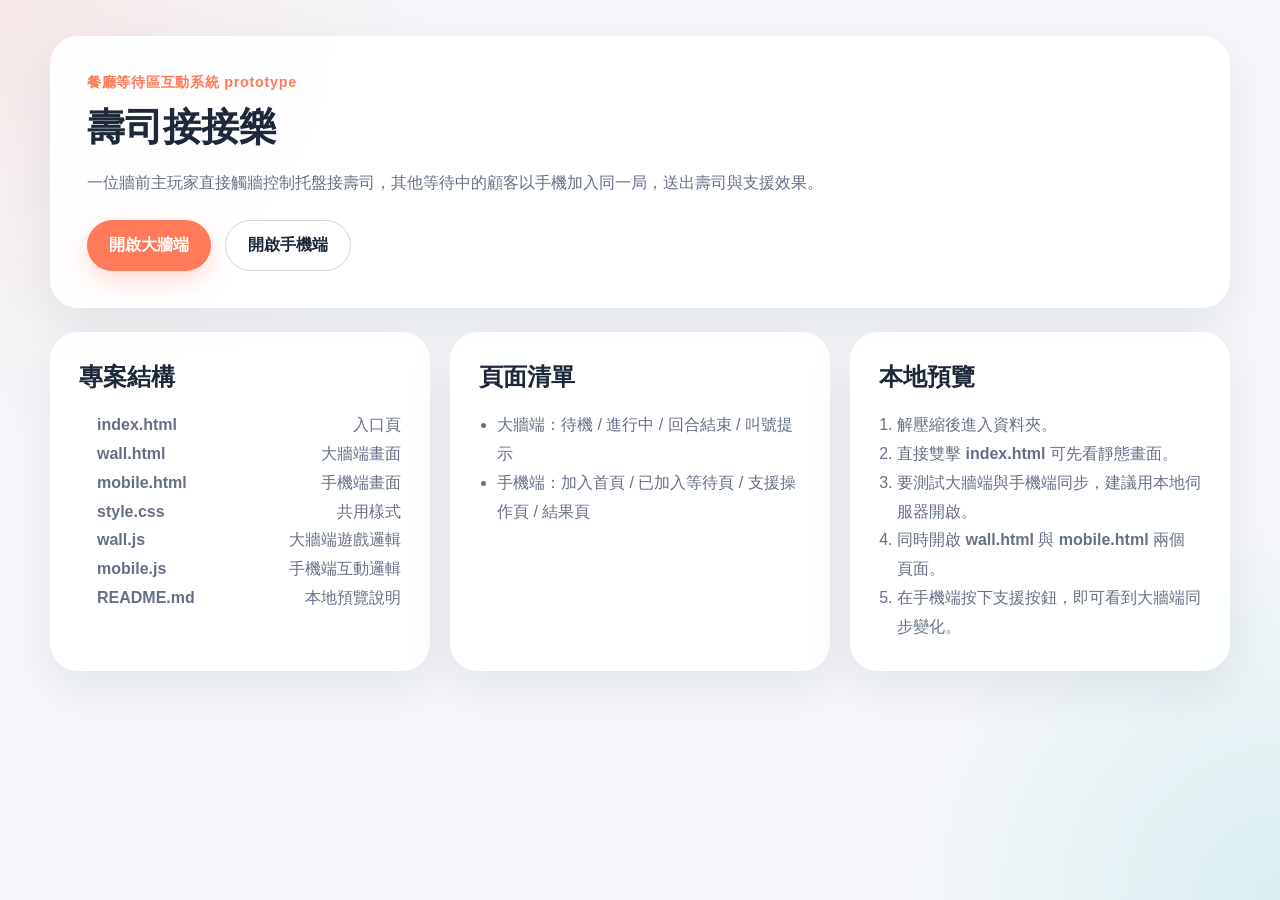
<file: index.html>
<!DOCTYPE html>
<html lang="zh-Hant">
<head>
  <meta charset="UTF-8" />
  <meta name="viewport" content="width=device-width, initial-scale=1.0" />
  <title>壽司接接樂 Prototype</title>
  <link rel="stylesheet" href="style.css" />
</head>
<body class="landing-page">
  <main class="landing-wrap">
    <section class="landing-card hero-card">
      <p class="eyebrow">餐廳等待區互動系統 prototype</p>
      <h1>壽司接接樂</h1>
      <p class="lead">
        一位牆前主玩家直接觸牆控制托盤接壽司，其他等待中的顧客以手機加入同一局，送出壽司與支援效果。
      </p>
      <div class="landing-actions">
        <a class="primary-btn" href="wall.html">開啟大牆端</a>
        <a class="secondary-btn" href="mobile.html">開啟手機端</a>
      </div>
    </section>

    <section class="landing-grid">
      <article class="landing-card">
        <h2>專案結構</h2>
        <ul class="file-list">
          <li><strong>index.html</strong><span>入口頁</span></li>
          <li><strong>wall.html</strong><span>大牆端畫面</span></li>
          <li><strong>mobile.html</strong><span>手機端畫面</span></li>
          <li><strong>style.css</strong><span>共用樣式</span></li>
          <li><strong>wall.js</strong><span>大牆端遊戲邏輯</span></li>
          <li><strong>mobile.js</strong><span>手機端互動邏輯</span></li>
          <li><strong>README.md</strong><span>本地預覽說明</span></li>
        </ul>
      </article>

      <article class="landing-card">
        <h2>頁面清單</h2>
        <ul class="page-list">
          <li>大牆端：待機 / 進行中 / 回合結束 / 叫號提示</li>
          <li>手機端：加入首頁 / 已加入等待頁 / 支援操作頁 / 結果頁</li>
        </ul>
      </article>

      <article class="landing-card">
        <h2>本地預覽</h2>
        <ol class="step-list">
          <li>解壓縮後進入資料夾。</li>
          <li>直接雙擊 <strong>index.html</strong> 可先看靜態畫面。</li>
          <li>要測試大牆端與手機端同步，建議用本地伺服器開啟。</li>
          <li>同時開啟 <strong>wall.html</strong> 與 <strong>mobile.html</strong> 兩個頁面。</li>
          <li>在手機端按下支援按鈕，即可看到大牆端同步變化。</li>
        </ol>
      </article>
    </section>
  </main>
</body>
</html>
</file>
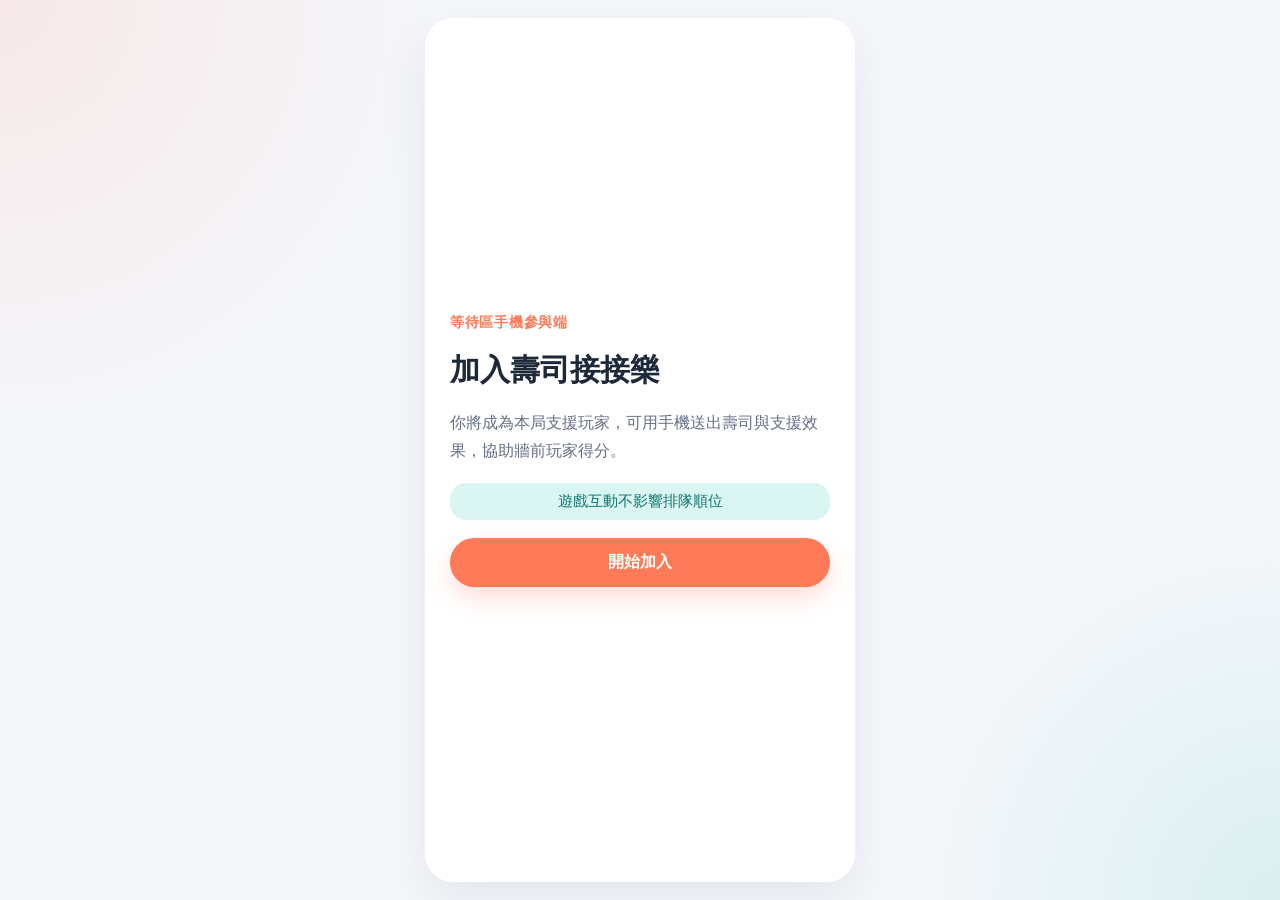
<file: mobile.html>
<!DOCTYPE html>
<html lang="zh-Hant">
<head>
  <meta charset="UTF-8" />
  <meta name="viewport" content="width=device-width, initial-scale=1.0" />
  <title>壽司接接樂｜手機端</title>
  <link rel="stylesheet" href="style.css" />
</head>
<body class="mobile-page">
  <main class="mobile-shell">
    <section class="mobile-screen active" id="screen-home">
      <div class="mobile-card hero-mobile-card">
        <p class="eyebrow">等待區手機參與端</p>
        <h1>加入壽司接接樂</h1>
        <p class="mobile-copy">
          你將成為本局支援玩家，可用手機送出壽司與支援效果，協助牆前玩家得分。
        </p>
        <div class="mobile-note success-note">遊戲互動不影響排隊順位</div>
        <button class="primary-btn full-width" id="joinBtn">開始加入</button>
      </div>
    </section>

    <section class="mobile-screen" id="screen-waiting">
      <div class="mobile-card">
        <p class="eyebrow">已加入</p>
        <h2>正在連線到同一局</h2>
        <p class="mobile-copy">請留意大牆畫面，系統會在數秒後切換到支援操作頁。</p>
        <div class="waiting-ring"></div>
        <div class="countdown-chip">即將開始：<strong id="waitingCount">3</strong></div>
      </div>
    </section>

    <section class="mobile-screen" id="screen-controls">
      <div class="mobile-card mobile-status-card">
        <div>
          <p class="eyebrow">同一局支援中</p>
          <h2>手機支援操作頁</h2>
        </div>
        <div class="round-mini-stats">
          <div>
            <span>剩餘</span>
            <strong id="mobileTime">40</strong>
          </div>
          <div>
            <span>本局分數</span>
            <strong id="mobileScore">0</strong>
          </div>
        </div>
      </div>

      <div class="mobile-card control-card">
        <button class="action-btn" data-action="spawn-normal" id="btnNormal">
          <span>送出普通壽司</span>
          <small>+10 基本得分</small>
        </button>
        <button class="action-btn accent-action" data-action="spawn-bonus" id="btnBonus">
          <span>送出加分壽司</span>
          <small>+25 高分機會</small>
        </button>
        <button class="action-btn" data-action="support-enlarge" id="btnEnlarge">
          <span>啟動支援效果</span>
          <small>托盤短暫放大</small>
        </button>
        <button class="action-btn" data-action="support-slow" id="btnSlow">
          <span>清除壓力</span>
          <small>壽司掉落暫時變慢</small>
        </button>
      </div>

      <div class="mobile-card mobile-feedback-card">
        <div class="feedback-row">
          <span>支援玩家代號</span>
          <strong id="playerCode">SP-000</strong>
        </div>
        <div class="feedback-row">
          <span>最近支援</span>
          <strong id="lastActionLabel">尚未送出支援</strong>
        </div>
        <div class="mobile-note">請同時留意現場叫號，隨時可離開本局。</div>
      </div>
    </section>

    <section class="mobile-screen" id="screen-result">
      <div class="mobile-card">
        <p class="eyebrow">本局完成</p>
        <h2>支援結果</h2>
        <div class="result-box">
          <div>
            <span>本局總分</span>
            <strong id="resultScore">0</strong>
          </div>
          <div>
            <span>你的支援次數</span>
            <strong id="resultSupportCount">0</strong>
          </div>
        </div>
        <p class="mobile-copy" id="resultSummary">你已完成本局支援。</p>
        <div class="result-actions">
          <button class="primary-btn full-width" id="playAgainBtn">加入下一局</button>
          <button class="ghost-btn full-width" id="leaveBtn">離開本局</button>
        </div>
      </div>
    </section>
  </main>

  <script src="mobile.js"></script>
</body>
</html>
</file>
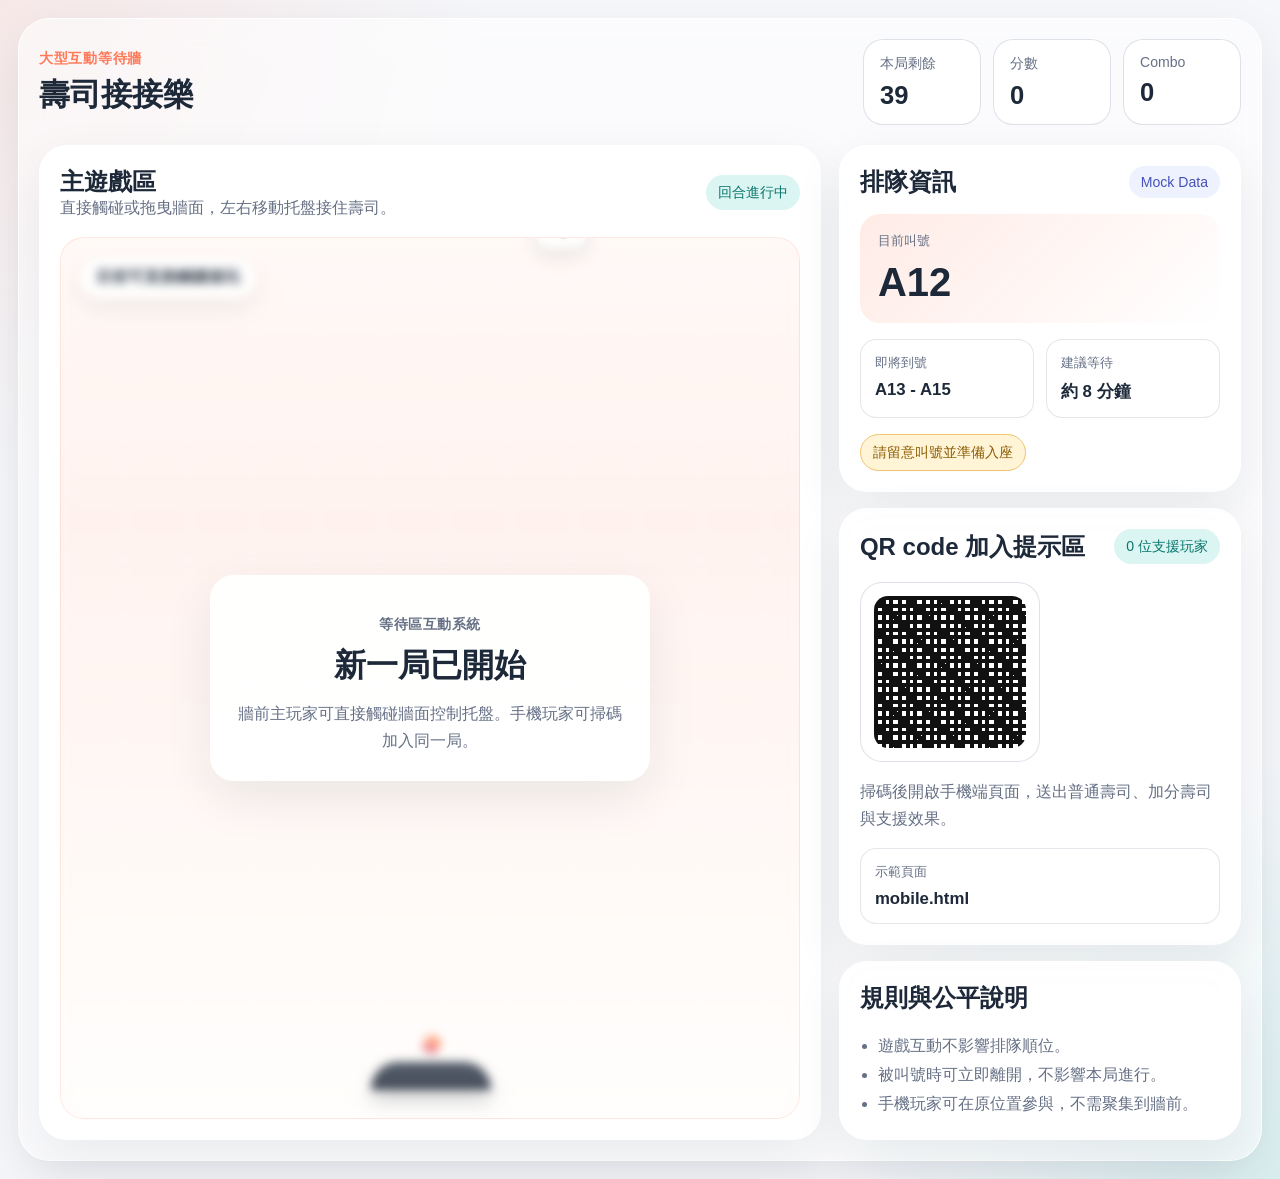
<file: wall.html>
<!DOCTYPE html>
<html lang="zh-Hant">
<head>
  <meta charset="UTF-8" />
  <meta name="viewport" content="width=device-width, initial-scale=1.0" />
  <title>壽司接接樂｜大牆端</title>
  <link rel="stylesheet" href="style.css" />
</head>
<body class="wall-page">
  <div class="wall-shell">
    <header class="wall-topbar">
      <div>
        <p class="eyebrow">大型互動等待牆</p>
        <h1>壽司接接樂</h1>
      </div>
      <div class="wall-stats">
        <div class="stat-card compact">
          <span>本局剩餘</span>
          <strong id="timeLeftLabel">40</strong>
        </div>
        <div class="stat-card compact">
          <span>分數</span>
          <strong id="scoreLabel">0</strong>
        </div>
        <div class="stat-card compact">
          <span>Combo</span>
          <strong id="comboLabel">0</strong>
        </div>
      </div>
    </header>

    <main class="wall-layout">
      <section class="wall-main-panel">
        <div class="panel-heading">
          <div>
            <h2>主遊戲區</h2>
            <p>直接觸碰或拖曳牆面，左右移動托盤接住壽司。</p>
          </div>
          <div class="round-badge" id="roundState">回合進行中</div>
        </div>

        <div class="game-board" id="gameBoard">
          <div class="board-grid"></div>
          <div class="callout-banner" id="calloutBanner">目前可直接觸牆遊玩</div>
          <div class="support-toast" id="supportToast">手機玩家支援已送達</div>
          <div class="tray" id="tray"></div>
          <div class="overlay-message" id="overlayMessage">
            <div class="overlay-card">
              <p class="overlay-eyebrow">等待區互動系統</p>
              <h3>新一局已開始</h3>
              <p>牆前主玩家可直接觸碰牆面控制托盤。手機玩家可掃碼加入同一局。</p>
            </div>
          </div>
        </div>
      </section>

      <aside class="wall-side-panel">
        <section class="side-card queue-card">
          <div class="section-title-row">
            <h2>排隊資訊</h2>
            <span class="pill">Mock Data</span>
          </div>
          <div class="queue-now">
            <span>目前叫號</span>
            <strong id="queueCurrent">A12</strong>
          </div>
          <div class="queue-next-list">
            <div>
              <span>即將到號</span>
              <strong id="queueUpcoming">A13 - A15</strong>
            </div>
            <div>
              <span>建議等待</span>
              <strong id="queueWait">約 8 分鐘</strong>
            </div>
          </div>
          <div class="queue-alert" id="queueAlert">
            請留意叫號並準備入座
          </div>
        </section>

        <section class="side-card join-card">
          <div class="section-title-row">
            <h2>QR code 加入提示區</h2>
            <span class="pill accent" id="supportCountLabel">0 位支援玩家</span>
          </div>
          <div class="qr-box" aria-label="QR code placeholder">
            <div class="qr-grid"></div>
          </div>
          <p class="join-copy">掃碼後開啟手機端頁面，送出普通壽司、加分壽司與支援效果。</p>
          <div class="join-path-row">
            <span>示範頁面</span>
            <strong>mobile.html</strong>
          </div>
        </section>

        <section class="side-card rule-card">
          <h2>規則與公平說明</h2>
          <ul class="rule-list">
            <li>遊戲互動不影響排隊順位。</li>
            <li>被叫號時可立即離開，不影響本局進行。</li>
            <li>手機玩家可在原位置參與，不需聚集到牆前。</li>
          </ul>
        </section>
      </aside>
    </main>
  </div>

  <script src="wall.js"></script>
</body>
</html>
</file>
<file: style.css>
:root {
  --bg: #f5f7fb;
  --panel: rgba(255, 255, 255, 0.92);
  --panel-solid: #ffffff;
  --text: #1d2939;
  --muted: #667085;
  --line: #d0d5dd;
  --primary: #ff7a59;
  --primary-soft: #ffe3db;
  --secondary: #13b4a5;
  --secondary-soft: #daf5f2;
  --warning: #fff4d6;
  --warning-line: #f0c36d;
  --success-soft: #e7f8ee;
  --shadow: 0 18px 50px rgba(16, 24, 40, 0.08);
  --radius-xl: 28px;
  --radius-lg: 20px;
  --radius-md: 14px;
  --radius-sm: 10px;
}

* {
  box-sizing: border-box;
}

html,
body {
  margin: 0;
  min-height: 100%;
  font-family: "Segoe UI", "PingFang TC", "Microsoft JhengHei", sans-serif;
  color: var(--text);
  background:
    radial-gradient(circle at top left, rgba(255, 122, 89, 0.12), transparent 28%),
    radial-gradient(circle at bottom right, rgba(19, 180, 165, 0.12), transparent 24%),
    var(--bg);
}

body {
  min-height: 100vh;
}

a {
  color: inherit;
  text-decoration: none;
}

button {
  font: inherit;
}

h1,
h2,
h3,
p {
  margin: 0;
}

.eyebrow {
  font-size: 0.9rem;
  color: var(--primary);
  font-weight: 700;
  letter-spacing: 0.05em;
}

.primary-btn,
.secondary-btn,
.ghost-btn {
  border: 0;
  border-radius: 999px;
  padding: 14px 22px;
  cursor: pointer;
  transition: transform 0.18s ease, box-shadow 0.18s ease, opacity 0.18s ease;
  display: inline-flex;
  justify-content: center;
  align-items: center;
  font-weight: 700;
}

.primary-btn {
  background: var(--primary);
  color: #ffffff;
  box-shadow: 0 10px 24px rgba(255, 122, 89, 0.25);
}

.secondary-btn {
  background: #ffffff;
  color: var(--text);
  border: 1px solid var(--line);
}

.ghost-btn {
  background: transparent;
  color: var(--muted);
  border: 1px solid var(--line);
}

.primary-btn:hover,
.secondary-btn:hover,
.ghost-btn:hover,
.action-btn:hover {
  transform: translateY(-1px);
}

.primary-btn:disabled,
.secondary-btn:disabled,
.ghost-btn:disabled,
.action-btn:disabled {
  opacity: 0.45;
  cursor: not-allowed;
  transform: none;
}

.full-width {
  width: 100%;
}

.landing-page {
  display: flex;
  justify-content: center;
  padding: 36px 20px 60px;
}

.landing-wrap {
  width: min(1180px, 100%);
}

.landing-card {
  background: var(--panel);
  border: 1px solid rgba(255, 255, 255, 0.8);
  border-radius: var(--radius-xl);
  box-shadow: var(--shadow);
  padding: 28px;
  backdrop-filter: blur(18px);
}

.hero-card {
  padding: 36px;
}

.hero-card h1 {
  font-size: clamp(2rem, 3vw, 3.2rem);
  margin-top: 10px;
}

.lead {
  margin-top: 16px;
  color: var(--muted);
  line-height: 1.7;
  max-width: 760px;
}

.landing-actions {
  display: flex;
  gap: 14px;
  margin-top: 24px;
  flex-wrap: wrap;
}

.landing-grid {
  display: grid;
  grid-template-columns: repeat(3, minmax(0, 1fr));
  gap: 20px;
  margin-top: 24px;
}

.file-list,
.page-list,
.step-list,
.rule-list {
  margin: 18px 0 0;
  padding-left: 18px;
  color: var(--muted);
  line-height: 1.8;
}

.file-list li {
  display: flex;
  justify-content: space-between;
  gap: 10px;
}

.file-list span {
  color: var(--muted);
}

.wall-page {
  padding: 18px;
}

.wall-shell {
  min-height: calc(100vh - 36px);
  background: rgba(255, 255, 255, 0.55);
  border: 1px solid rgba(255, 255, 255, 0.9);
  border-radius: 32px;
  box-shadow: var(--shadow);
  backdrop-filter: blur(18px);
  padding: 20px;
}

.wall-topbar {
  display: flex;
  justify-content: space-between;
  gap: 18px;
  align-items: center;
}

.wall-topbar h1 {
  margin-top: 6px;
  font-size: clamp(1.9rem, 2.4vw, 2.6rem);
}

.wall-stats {
  display: grid;
  grid-template-columns: repeat(3, minmax(0, 1fr));
  gap: 12px;
}

.stat-card {
  background: var(--panel-solid);
  border-radius: var(--radius-lg);
  padding: 14px 16px;
  border: 1px solid rgba(208, 213, 221, 0.7);
  min-width: 118px;
}

.stat-card span {
  display: block;
  font-size: 0.88rem;
  color: var(--muted);
}

.stat-card strong {
  display: block;
  margin-top: 8px;
  font-size: 1.6rem;
}

.wall-layout {
  display: grid;
  grid-template-columns: minmax(0, 1.75fr) minmax(320px, 0.9fr);
  gap: 18px;
  margin-top: 20px;
  min-height: calc(100vh - 170px);
}

.wall-main-panel,
.side-card,
.mobile-card {
  background: var(--panel);
  border: 1px solid rgba(255, 255, 255, 0.8);
  border-radius: var(--radius-xl);
  box-shadow: var(--shadow);
  backdrop-filter: blur(16px);
}

.wall-main-panel {
  padding: 20px;
  display: flex;
  flex-direction: column;
}

.panel-heading,
.section-title-row,
.feedback-row,
.queue-next-list,
.result-box,
.round-mini-stats,
.result-actions {
  display: flex;
  justify-content: space-between;
  gap: 12px;
  align-items: center;
}

.panel-heading p,
.join-copy,
.mobile-copy,
.mobile-note,
.rule-list,
.queue-alert {
  color: var(--muted);
}

.round-badge,
.pill,
.countdown-chip,
.mobile-note,
.queue-alert {
  display: inline-flex;
  align-items: center;
  justify-content: center;
  padding: 8px 12px;
  border-radius: 999px;
  font-size: 0.88rem;
}

.round-badge,
.pill.accent,
.success-note {
  background: var(--secondary-soft);
  color: #0b756d;
}

.pill {
  background: #eef2ff;
  color: #4652b8;
}

.queue-alert {
  margin-top: 16px;
  background: var(--warning);
  border: 1px solid var(--warning-line);
  color: #8a5a00;
}

.game-board {
  position: relative;
  flex: 1;
  min-height: 540px;
  margin-top: 18px;
  overflow: hidden;
  border-radius: 24px;
  background: linear-gradient(180deg, #fff8f5 0%, #fff0eb 32%, #fffefc 100%);
  border: 1px solid rgba(255, 122, 89, 0.16);
}

.board-grid {
  position: absolute;
  inset: 0;
  background-image:
    linear-gradient(rgba(255, 255, 255, 0.45) 1px, transparent 1px),
    linear-gradient(90deg, rgba(255, 255, 255, 0.45) 1px, transparent 1px);
  background-size: 64px 64px;
}

.callout-banner {
  position: absolute;
  top: 18px;
  left: 18px;
  z-index: 3;
  padding: 10px 16px;
  border-radius: 999px;
  background: rgba(255, 255, 255, 0.92);
  border: 1px solid rgba(255, 122, 89, 0.2);
  box-shadow: 0 10px 24px rgba(16, 24, 40, 0.08);
  font-weight: 700;
}

.support-toast {
  position: absolute;
  top: 18px;
  right: 18px;
  z-index: 4;
  opacity: 0;
  transform: translateY(-8px);
  transition: opacity 0.25s ease, transform 0.25s ease;
  padding: 10px 14px;
  border-radius: 999px;
  background: rgba(19, 180, 165, 0.12);
  color: #0b756d;
  border: 1px solid rgba(19, 180, 165, 0.18);
  font-weight: 700;
}

.support-toast.show {
  opacity: 1;
  transform: translateY(0);
}

.tray {
  position: absolute;
  bottom: 28px;
  left: 50%;
  width: 120px;
  height: 28px;
  margin-left: -60px;
  border-radius: 999px 999px 20px 20px;
  background: linear-gradient(180deg, #2f3a4c 0%, #1d2635 100%);
  box-shadow: 0 10px 18px rgba(16, 24, 40, 0.24);
  z-index: 2;
  touch-action: none;
}

.tray::before {
  content: "🍣";
  position: absolute;
  top: -26px;
  left: 50%;
  transform: translateX(-50%);
  font-size: 1.1rem;
}

.sushi-item {
  position: absolute;
  top: -44px;
  width: 52px;
  height: 52px;
  display: flex;
  align-items: center;
  justify-content: center;
  font-size: 1.8rem;
  border-radius: 16px;
  box-shadow: 0 8px 18px rgba(16, 24, 40, 0.12);
  z-index: 1;
  user-select: none;
}

.sushi-normal {
  background: rgba(255, 255, 255, 0.85);
}

.sushi-bonus {
  background: rgba(255, 226, 158, 0.92);
}

.sushi-support {
  background: rgba(218, 245, 242, 0.92);
}

.overlay-message {
  position: absolute;
  inset: 0;
  display: flex;
  align-items: center;
  justify-content: center;
  background: rgba(255, 255, 255, 0.18);
  backdrop-filter: blur(5px);
  opacity: 0;
  pointer-events: none;
  transition: opacity 0.25s ease;
  z-index: 5;
}

.overlay-message.show {
  opacity: 1;
}

.overlay-card {
  max-width: 440px;
  text-align: center;
  background: rgba(255, 255, 255, 0.92);
  border-radius: 24px;
  padding: 26px;
  box-shadow: var(--shadow);
}

.overlay-eyebrow {
  font-size: 0.85rem;
  color: var(--primary);
  font-weight: 700;
  letter-spacing: 0.04em;
}

.overlay-card h3 {
  margin-top: 8px;
  font-size: 2rem;
}

.overlay-card p {
  margin-top: 12px;
  color: var(--muted);
  line-height: 1.7;
}

.wall-side-panel {
  display: grid;
  gap: 16px;
  align-content: start;
}

.side-card {
  padding: 20px;
}

.queue-now {
  margin-top: 16px;
  padding: 18px;
  border-radius: 20px;
  background: linear-gradient(135deg, rgba(255, 122, 89, 0.15), rgba(255, 255, 255, 0.96));
}

.queue-now span,
.queue-next-list span,
.join-path-row span,
.feedback-row span,
.result-box span,
.round-mini-stats span,
.mobile-status-card span {
  display: block;
  font-size: 0.84rem;
  color: var(--muted);
}

.queue-now strong {
  display: block;
  margin-top: 10px;
  font-size: 2.5rem;
}

.queue-next-list {
  margin-top: 16px;
  align-items: stretch;
}

.queue-next-list > div,
.result-box > div,
.round-mini-stats > div {
  flex: 1;
  padding: 14px;
  border-radius: 16px;
  background: rgba(255, 255, 255, 0.86);
  border: 1px solid rgba(208, 213, 221, 0.6);
}

.queue-next-list strong,
.join-path-row strong,
.feedback-row strong,
.result-box strong,
.round-mini-stats strong,
.mobile-status-card strong {
  display: block;
  margin-top: 8px;
  font-size: 1.05rem;
}

.qr-box {
  margin-top: 18px;
  width: 180px;
  height: 180px;
  border-radius: 22px;
  background: #ffffff;
  padding: 14px;
  box-shadow: inset 0 0 0 1px rgba(208, 213, 221, 0.7);
}

.qr-grid {
  width: 100%;
  height: 100%;
  border-radius: 14px;
  background:
    linear-gradient(90deg, #111 16%, transparent 16%, transparent 32%, #111 32%, #111 48%, transparent 48%, transparent 64%, #111 64%, #111 80%, transparent 80%),
    linear-gradient(#111 16%, transparent 16%, transparent 32%, #111 32%, #111 48%, transparent 48%, transparent 64%, #111 64%, #111 80%, transparent 80%),
    linear-gradient(45deg, transparent 45%, #111 45%, #111 55%, transparent 55%);
  background-size: 24px 24px, 24px 24px, 32px 32px;
  background-position: 0 0, 0 0, 10px 10px;
}

.join-copy {
  margin-top: 16px;
  line-height: 1.7;
}

.join-path-row {
  margin-top: 16px;
  padding: 14px;
  border-radius: 16px;
  background: rgba(255, 255, 255, 0.84);
  border: 1px solid rgba(208, 213, 221, 0.6);
}

.mobile-page {
  display: flex;
  justify-content: center;
  padding: 18px;
}

.mobile-shell {
  width: min(430px, 100%);
  min-height: calc(100vh - 36px);
  display: flex;
  flex-direction: column;
}

.mobile-screen {
  display: none;
  flex: 1;
}

.mobile-screen.active {
  display: flex;
}

.mobile-card {
  width: 100%;
  padding: 24px;
  display: flex;
  flex-direction: column;
  gap: 18px;
}

.hero-mobile-card {
  justify-content: center;
  min-height: calc(100vh - 36px);
}

.mobile-card h1,
.mobile-card h2 {
  font-size: 1.9rem;
}

.mobile-copy {
  line-height: 1.75;
}

.success-note,
.mobile-note {
  border-radius: 16px;
  font-size: 0.95rem;
}

.waiting-ring {
  width: 92px;
  height: 92px;
  border-radius: 50%;
  border: 8px solid rgba(255, 122, 89, 0.12);
  border-top-color: var(--primary);
  animation: spin 1s linear infinite;
  align-self: center;
}

.mobile-status-card,
.control-card,
.mobile-feedback-card {
  gap: 16px;
}

.control-card {
  display: grid;
  grid-template-columns: 1fr 1fr;
  gap: 14px;
}

.action-btn {
  border: 0;
  border-radius: 22px;
  padding: 18px 14px;
  background: #ffffff;
  text-align: left;
  min-height: 112px;
  box-shadow: inset 0 0 0 1px rgba(208, 213, 221, 0.7);
  cursor: pointer;
}

.action-btn span {
  display: block;
  font-weight: 700;
  font-size: 1rem;
}

.action-btn small {
  display: block;
  margin-top: 10px;
  font-size: 0.85rem;
  color: var(--muted);
}

.accent-action {
  background: linear-gradient(180deg, #fff9ef 0%, #fff2da 100%);
}

.result-box {
  display: grid;
  grid-template-columns: 1fr 1fr;
}

.result-actions {
  display: grid;
  grid-template-columns: 1fr;
}

.cooldown {
  position: relative;
  overflow: hidden;
}

.cooldown::after {
  content: attr(data-cooldown);
  position: absolute;
  inset: 0;
  display: flex;
  align-items: center;
  justify-content: center;
  background: rgba(255, 255, 255, 0.86);
  font-weight: 700;
  color: var(--text);
}

.hidden {
  display: none !important;
}

@keyframes spin {
  to {
    transform: rotate(360deg);
  }
}

@media (max-width: 1120px) {
  .landing-grid,
  .wall-layout {
    grid-template-columns: 1fr;
  }

  .wall-topbar {
    flex-direction: column;
    align-items: stretch;
  }
}

@media (max-width: 720px) {
  .wall-page,
  .mobile-page,
  .landing-page {
    padding: 12px;
  }

  .wall-shell,
  .landing-card,
  .wall-main-panel,
  .side-card,
  .mobile-card {
    padding: 18px;
    border-radius: 24px;
  }

  .game-board {
    min-height: 420px;
  }

  .wall-stats,
  .control-card,
  .result-box,
  .landing-grid {
    grid-template-columns: 1fr;
  }

  .panel-heading,
  .section-title-row,
  .queue-next-list,
  .round-mini-stats {
    flex-direction: column;
    align-items: stretch;
  }
}
</file>
